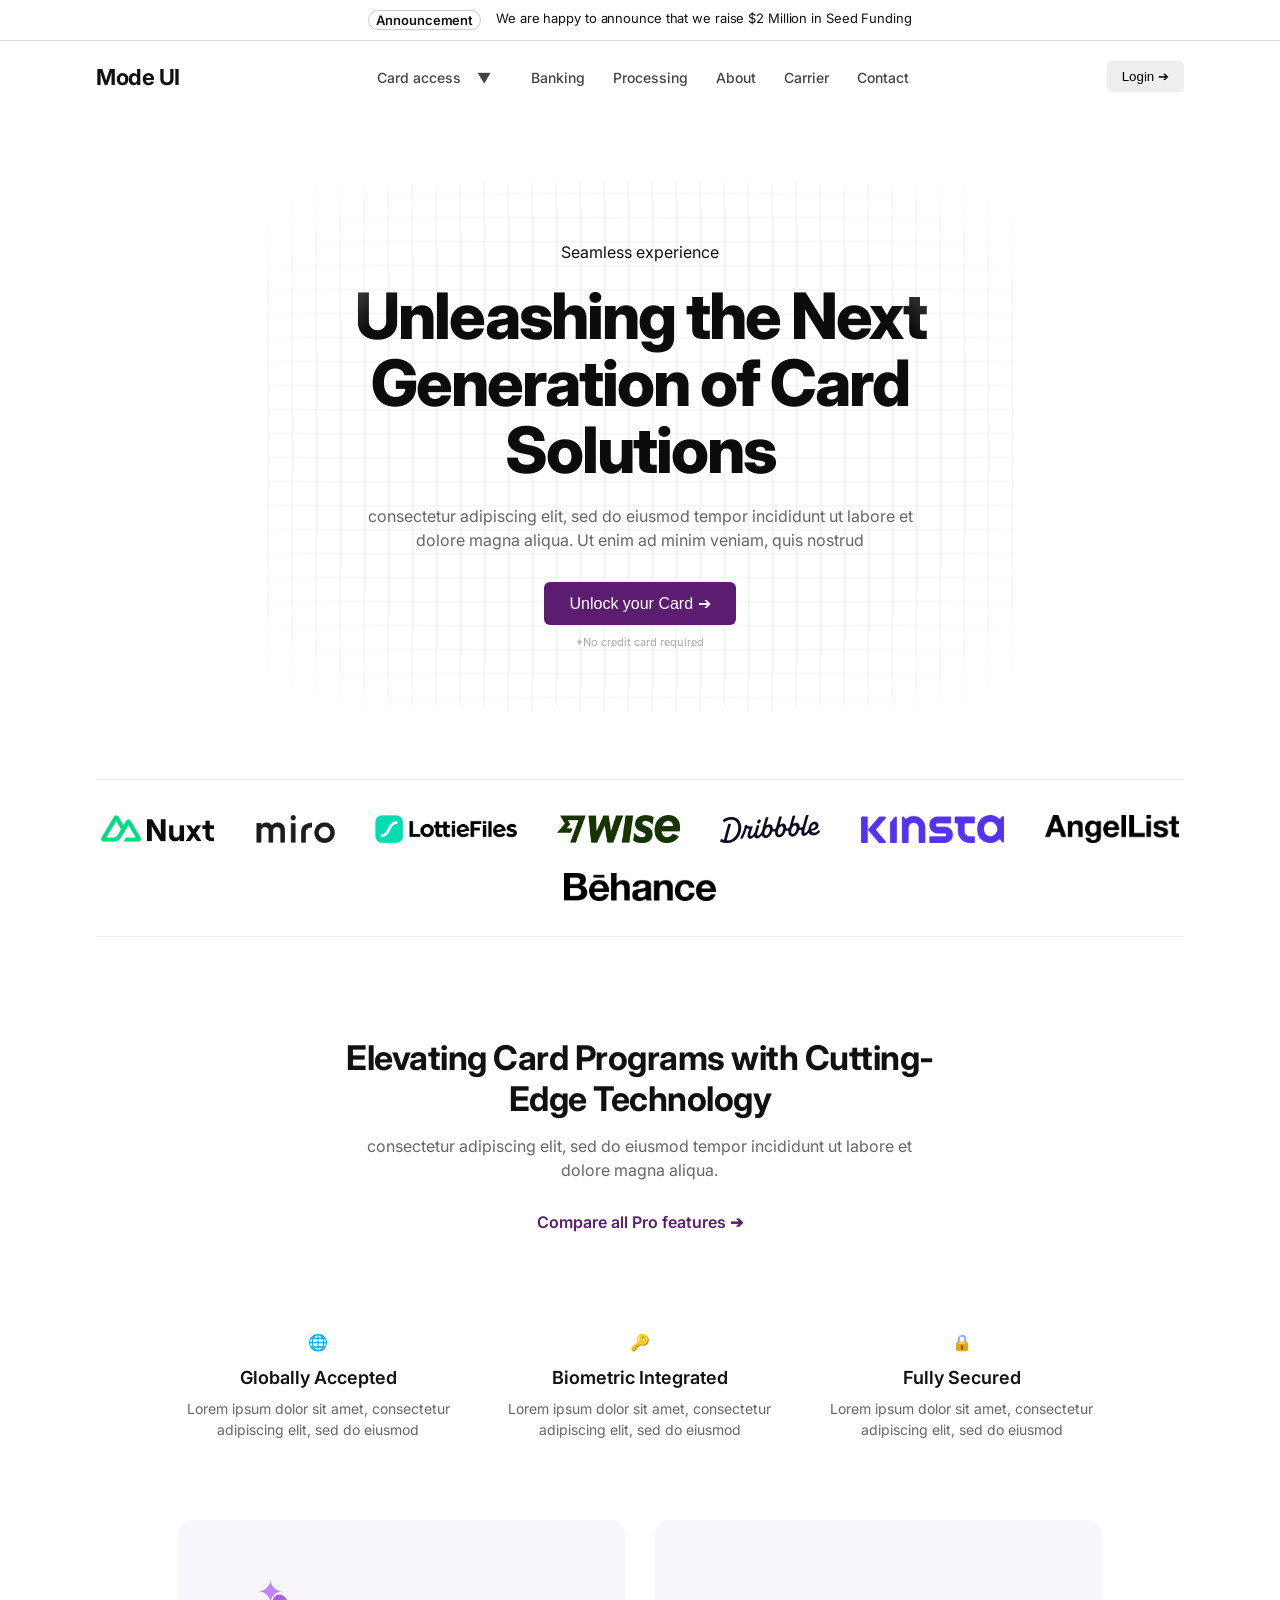
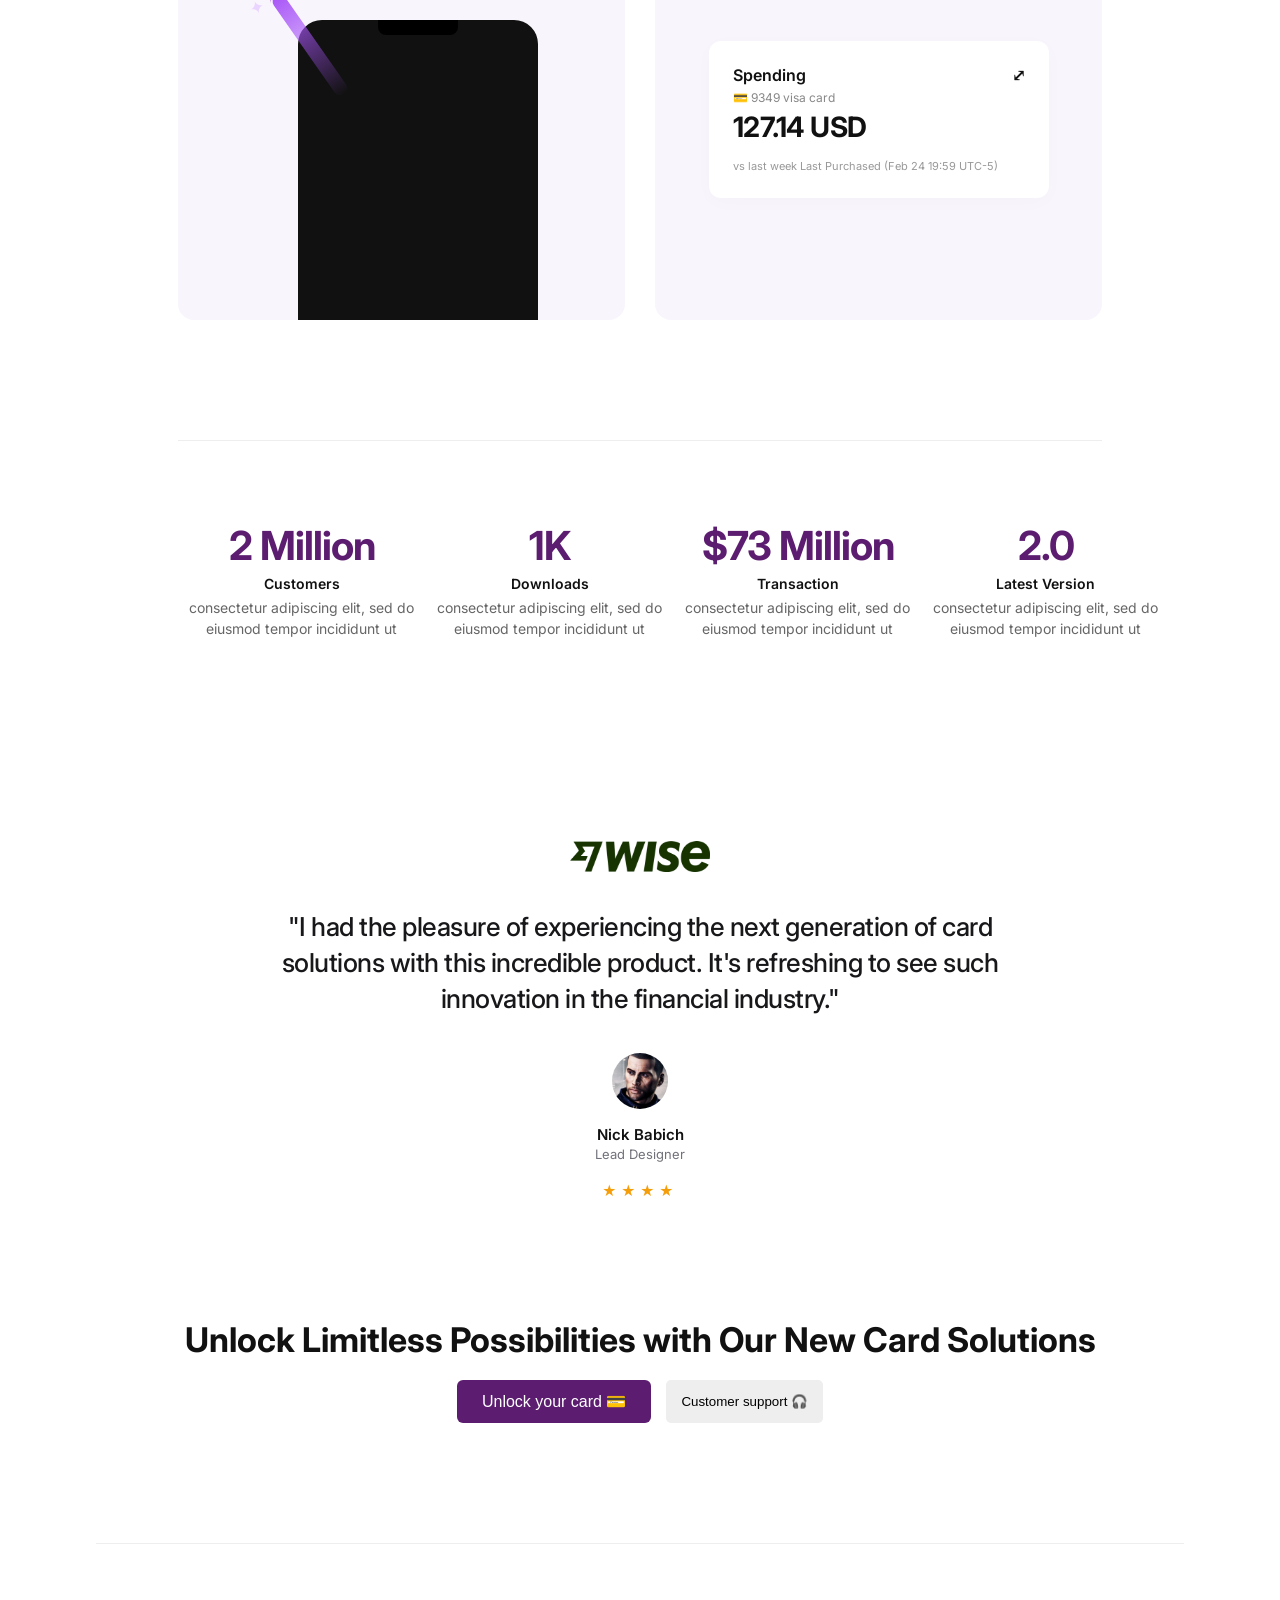
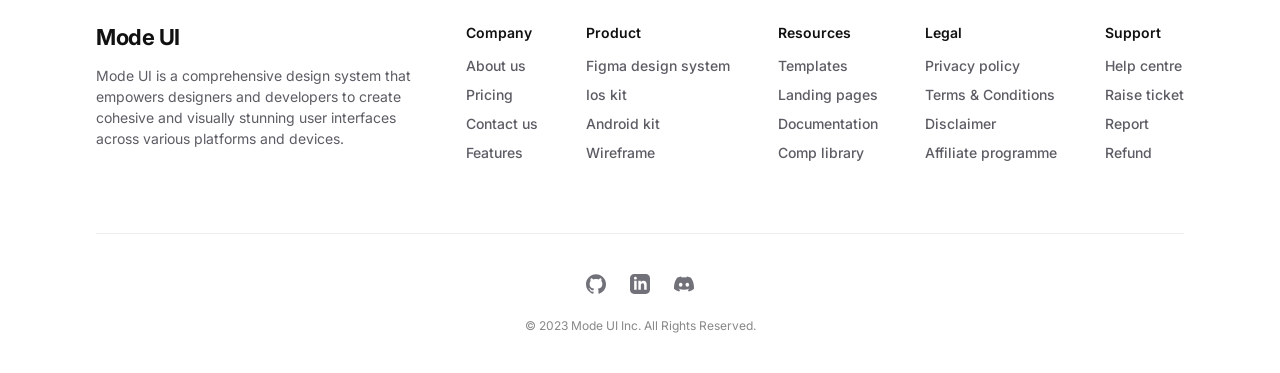
<file: landing_page_1.html>
<!doctype html>
<html lang="uk">
  <head>
    <meta charset="UTF-8" />
    <title>Landing Page Mode UI</title>
    <link rel="preconnect" href="https://fonts.googleapis.com" />
    <link rel="preconnect" href="https://fonts.gstatic.com" crossorigin />
    <link
      href="https://fonts.googleapis.com/css2?family=Inter:wght@400;500;600;700;800&display=swap"
      rel="stylesheet"
    />
    <link rel="stylesheet" href="assets/styles_1.css" />
  </head>
  <body>
    <div class="top-line">
      <span class="lbl">Announcement</span>
      <p>We are happy to announce that we raise $2 Million in Seed Funding</p>
    </div>

    <header class="header">
      <div class="logo">Mode UI</div>
      <div class="menu">
        <span>Card access <span>▼</span></span>
        <span>Banking</span>
        <span>Processing</span>
        <span>About</span>
        <span>Carrier</span>
        <span>Contact</span>
      </div>
      <button class="btn-in">Login ➔</button>
    </header>

    <div class="container">
      <section class="hero-block">
        <span class="sub-title">Seamless experience</span>
        <h1>
          Unleashing the Next <br />
          Generation of Card <br />
          Solutions
        </h1>
        <p class="desc">
          consectetur adipiscing elit, sed do eiusmod tempor incididunt ut
          labore et dolore magna aliqua. Ut enim ad minim veniam, quis nostrud
        </p>
        <button class="btn-main">Unlock your Card ➔</button>
        <p class="small-text">*No credit card required</p>
      </section>

      <section class="brands">
        <div class="brands-list">
          <img src="assets/logos/Nuxt.png" alt="Nuxt" class="brand-img" />
          <img
            src="assets/logos/Miro_Miro_Logo_1.png"
            alt="Miro"
            class="brand-img"
          />
          <img
            src="assets/logos/LottieFiles_Logo_1.png"
            alt="LottieFiles"
            class="brand-img"
          />
          <img
            src="assets/logos/Wise_Logo_1.png"
            alt="Wise"
            class="brand-img"
          />
          <img
            src="assets/logos/Dribbble_Logo_1.png"
            alt="Dribbble"
            class="brand-img"
          />
          <img
            src="assets/logos/Kinsta_idO5fEWbDw_1.png"
            alt="Kinsta"
            class="brand-img"
          />
          <img src="assets/logos/Logo.png" alt="AngelList" class="brand-img" />
          <img
            src="assets/logos/Behance_Logo_1.png"
            alt="Behance"
            class="brand-img"
          />
        </div>
      </section>

      <section class="features">
        <h2>Elevating Card Programs with Cutting-Edge Technology</h2>
        <p class="desc">
          consectetur adipiscing elit, sed do eiusmod tempor incididunt ut
          labore et dolore magna aliqua.
        </p>
        <span class="link-more">Compare all Pro features ➔</span>

        <div class="cards-3">
          <div class="item">
            <div class="img">🌐</div>
            <h3>Globally Accepted</h3>
            <p>
              Lorem ipsum dolor sit amet, consectetur adipiscing elit, sed do
              eiusmod
            </p>
          </div>
          <div class="item">
            <div class="img">🔑</div>
            <h3>Biometric Integrated</h3>
            <p>
              Lorem ipsum dolor sit amet, consectetur adipiscing elit, sed do
              eiusmod
            </p>
          </div>
          <div class="item">
            <div class="img">🔒</div>
            <h3>Fully Secured</h3>
            <p>
              Lorem ipsum dolor sit amet, consectetur adipiscing elit, sed do
              eiusmod
            </p>
          </div>
        </div>

        <div class="cards-2">
          <div class="big-card purple-bg">
            <div class="magic-stick"></div>
            <div class="phone">
              <div class="notch"></div>
            </div>
          </div>
          <div class="big-card purple-bg centered">
            <div class="widget">
              <div class="w-head">
                <span>Spending</span>
                <span>⤢</span>
              </div>
              <div class="w-num">💳 9349 visa card</div>
              <div class="w-price">127.14 <span>USD</span></div>
              <div class="w-foot">
                <span>vs last week</span>
                <span>Last Purchased (Feb 24 19:59 UTC-5)</span>
              </div>
            </div>
          </div>
        </div>
      </section>

      <section class="stats-sec">
        <div class="stat-item">
          <div class="num">2 Million</div>
          <b>Customers</b>
          <p>
            consectetur adipiscing elit, sed do eiusmod tempor incididunt ut
          </p>
        </div>
        <div class="stat-item">
          <div class="num">1K</div>
          <b>Downloads</b>
          <p>
            consectetur adipiscing elit, sed do eiusmod tempor incididunt ut
          </p>
        </div>
        <div class="stat-item">
          <div class="num">$73 Million</div>
          <b>Transaction</b>
          <p>
            consectetur adipiscing elit, sed do eiusmod tempor incididunt ut
          </p>
        </div>
        <div class="stat-item">
          <div class="num">2.0</div>
          <b>Latest Version</b>
          <p>
            consectetur adipiscing elit, sed do eiusmod tempor incididunt ut
          </p>
        </div>
      </section>

      <section class="review">
        <div class="review-logo-wrap">
          <img
            src="assets/logos/Wise_Logo_1.png"
            alt="Wise"
            class="review-logo"
          />
        </div>
        <p class="quote">
          "I had the pleasure of experiencing the next generation of card
          solutions with this incredible product. It's refreshing to see such
          innovation in the financial industry."
        </p>
        <div class="user-block">
          <img
            src="assets/review_photo/Lj7al5ralm7vii9orwbz_400x400.webp"
            alt="Nick Babich"
            class="user-avatar"
          />
          <div class="user-info">
            <b>Nick Babich</b>
            <span>Lead Designer</span>
          </div>
          <div class="rating-stars">★★★★</div>
        </div>
      </section>

      <section class="cta-block">
        <h2>Unlock Limitless Possibilities with Our New Card Solutions</h2>
        <div class="cta-btns">
          <button class="btn-main">Unlock your card 💳</button>
          <button class="btn-in">Customer support 🎧</button>
        </div>
      </section>
    </div>

    <footer class="footer">
      <div class="f-top">
        <div class="f-info">
          <div class="logo">Mode UI</div>
          <p>
            Mode UI is a comprehensive design system that empowers designers and
            developers to create cohesive and visually stunning user interfaces
            across various platforms and devices.
          </p>
        </div>

        <div class="f-links">
          <div class="f-col">
            <h4>Company</h4>
            <span>About us</span>
            <span>Pricing</span>
            <span>Contact us</span>
            <span>Features</span>
          </div>
          <div class="f-col">
            <h4>Product</h4>
            <span>Figma design system</span>
            <span>Ios kit</span>
            <span>Android kit</span>
            <span>Wireframe</span>
          </div>
          <div class="f-col">
            <h4>Resources</h4>
            <span>Templates</span>
            <span>Landing pages</span>
            <span>Documentation</span>
            <span>Comp library</span>
          </div>
          <div class="f-col">
            <h4>Legal</h4>
            <span>Privacy policy</span>
            <span>Terms & Conditions</span>
            <span>Disclaimer</span>
            <span>Affiliate programme</span>
          </div>
          <div class="f-col">
            <h4>Support</h4>
            <span>Help centre</span>
            <span>Raise ticket</span>
            <span>Report</span>
            <span>Refund</span>
          </div>
        </div>
      </div>

      <div class="f-bottom">
        <div class="f-soc">
          <a href="#">
            <svg width="20" height="20" viewBox="0 0 24 24" fill="currentColor">
              <path
                d="M12 .297c-6.63 0-12 5.373-12 12 0 5.303 3.438 9.8 8.205 11.385.6.113.82-.258.82-.577 0-.285-.01-1.04-.015-2.04-3.338.724-4.042-1.61-4.042-1.61C4.422 18.07 3.633 17.7 3.633 17.7c-1.087-.744.084-.729.084-.729 1.205.084 1.838 1.236 1.838 1.236 1.07 1.835 2.809 1.305 3.495.998.108-.776.417-1.305.76-1.605-2.665-.3-5.466-1.332-5.466-5.93 0-1.31.465-2.38 1.235-3.22-.135-.303-.54-1.523.105-3.176 0 0 1.005-.322 3.3 1.23.96-.267 1.98-.399 3-.405 1.02.006 2.04.138 3 .405 2.28-1.552 3.285-1.23 3.285-1.23.645 1.653.24 2.873.12 3.176.765.84 1.23 1.91 1.23 3.22 0 4.61-2.805 5.625-5.475 5.92.42.36.81 1.096.81 2.22 0 1.606-.015 2.896-.015 3.286 0 .315.21.69.825.57C20.565 22.092 24 17.592 24 12.297c0-6.627-5.373-12-12-12"
              />
            </svg>
          </a>
          <a href="#">
            <svg width="20" height="20" viewBox="0 0 24 24" fill="currentColor">
              <path
                d="M19 0h-14c-2.761 0-5 2.239-5 5v14c0 2.761 2.239 5 5 5h14c2.762 0 5-2.239 5-5v-14c0-2.761-2.238-5-5-5zm-11 19h-3v-11h3v11zm-1.5-12.268c-.966 0-1.75-.79-1.75-1.764s.784-1.764 1.75-1.764 1.75.79 1.75 1.764-.783 1.764-1.75 1.764zm13.5 12.268h-3v-5.604c0-3.368-4-3.113-4 0v5.604h-3v-11h3v1.765c1.396-2.586 7-2.777 7 2.476v6.759z"
              />
            </svg>
          </a>
          <a href="#">
            <svg width="20" height="20" viewBox="0 0 24 24" fill="currentColor">
              <path
                d="M20.317 4.37a19.791 19.791 0 0 0-4.885-1.515.074.074 0 0 0-.079.037c-.21.375-.444.864-.608 1.25a18.27 18.27 0 0 0-5.487 0 12.64 12.64 0 0 0-.617-1.25.077.077 0 0 0-.079-.037A19.736 19.736 0 0 0 3.677 4.37a.07.07 0 0 0-.032.027C.533 9.046-.32 13.58.099 18.057a.082.082 0 0 0 .031.057 19.9 19.9 0 0 0 5.993 3.03.078.078 0 0 0 .084-.028c.462-.63.874-1.295 1.226-1.994.021-.041.001-.09-.041-.106a13.094 13.094 0 0 1-1.873-.894.077.077 0 0 1-.008-.128c.126-.093.252-.19.372-.287a.075.075 0 0 1 .077-.011c3.92 1.793 8.18 1.793 12.061 0a.073.073 0 0 1 .078.009c.12.099.246.195.373.289a.077.077 0 0 1-.006.127 12.298 12.298 0 0 1-1.873.894.077.077 0 0 1-.041.107c.36.698.772 1.362 1.225 1.993a.076.076 0 0 0 .084.028 19.839 19.839 0 0 0 6.002-3.03a.077.077 0 0 0 .032-.054c.5-5.177-.838-9.674-3.549-13.66a.061.061 0 0 0-.031-.03zM8.02 15.33c-1.183 0-2.157-1.085-2.157-2.419 0-1.333.956-2.419 2.156-2.419 1.21 0 2.176 1.096 2.157 2.42 0 1.333-.956 2.418-2.156 2.418zm7.975 0c-1.183 0-2.157-1.085-2.157-2.419 0-1.333.955-2.419 2.156-2.419 1.21 0 2.176 1.096 2.157 2.42 0 1.333-.946 2.418-2.156 2.418z"
              />
            </svg>
          </a>
        </div>
        <p>© 2023 Mode UI Inc. All Rights Reserved.</p>
      </div>
    </footer>
  </body>
</html>
</file>
<file: assets/styles_1.css>
* {
  margin: 0;
  padding: 0;
  box-sizing: border-box;
}

body {
  background: #fff;
  color: #111;
  font-family:
    "Inter",
    -apple-system,
    BlinkMacSystemFont,
    sans-serif;
  -webkit-font-smoothing: antialiased;
}

.container {
  width: 85%;
  max-width: 1200px;
  margin: 0 auto;
}

.top-line {
  border-bottom: 1px solid #ddd;
  display: flex;
  justify-content: center;
  padding: 10px;
  font-size: 13px;
  gap: 15px;
  letter-spacing: -0.1px;
}

.lbl {
  border: 1px solid #ccc;
  padding: 1px 7px;
  border-radius: 10px;
  font-weight: 600;
}

.header {
  display: flex;
  justify-content: space-between;
  align-items: center;
  padding: 20px 0;
  width: 85%;
  max-width: 1200px;
  margin: 0 auto;
}

.logo {
  font-size: 22px;
  font-weight: 700;
  letter-spacing: -0.5px;
}

.menu span {
  color: #444;
  font-size: 14px;
  font-weight: 500;
  margin: 0 12px;
  cursor: default;
}

.btn-in {
  background: #eee;
  border: none;
  padding: 8px 15px;
  border-radius: 5px;
  font-weight: 500;
  cursor: default;
}

.hero-block {
  text-align: center;
  margin: 70px auto;
  max-width: 750px;
  padding: 60px 20px;
  background-image:
    linear-gradient(to right, #f0f0f5 1px, transparent 1px),
    linear-gradient(to bottom, #f0f0f5 1px, transparent 1px);
  background-size: 24px 24px;
  background-position: center center;
  mask-image: radial-gradient(ellipse at center, black 60%, transparent 100%);
  -webkit-mask-image: radial-gradient(
    ellipse at center,
    black 60%,
    transparent 100%
  );
}

.hero-block h1 {
  font-size: 64px;
  font-weight: 800;
  letter-spacing: -2px;
  line-height: 1.05;
  margin: 20px 0;
  color: #0c0c0d;
}

.desc {
  color: #666;
  font-size: 16px;
  line-height: 1.5;
  margin-bottom: 30px;
  max-width: 580px;
  margin-left: auto;
  margin-right: auto;
}

.btn-main {
  background: #5c1d70;
  color: #fff;
  border: none;
  padding: 12px 25px;
  border-radius: 6px;
  font-size: 16px;
  font-weight: 500;
  cursor: default;
}

.small-text {
  font-size: 11px;
  color: #aaa;
  margin-top: 10px;
}

.brands {
  border-top: 1px solid #eee;
  border-bottom: 1px solid #eee;
  padding: 35px 0;
  margin-bottom: 100px;
}

.brands-list {
  display: flex;
  justify-content: space-around;
  align-items: center;
  flex-wrap: wrap;
  gap: 30px;
  width: 100%;
}

.brand-img {
  height: 28px;
  width: auto;
  object-fit: contain;
}

.features {
  text-align: center;
  margin-bottom: 120px;
  width: 85%;
  max-width: 1200px;
  margin-left: auto;
  margin-right: auto;
}

.features h2 {
  font-size: 34px;
  font-weight: 700;
  letter-spacing: -0.5px;
  margin-bottom: 15px;
  max-width: 600px;
  margin-left: auto;
  margin-right: auto;
}

.link-more {
  color: #5c1d70;
  font-weight: 600;
  display: inline-block;
  margin-bottom: 40px;
  cursor: default;
}

.cards-3 {
  display: flex;
  justify-content: space-between;
  gap: 40px;
  margin-top: 60px;
  margin-bottom: 80px;
}

.item {
  flex: 1;
  text-align: center;
  max-width: 320px;
}

.item h3 {
  margin: 15px 0 10px 0;
  font-size: 18px;
  font-weight: 600;
}

.item p {
  font-size: 14px;
  color: #666;
  line-height: 1.5;
}

.cards-2 {
  display: flex;
  gap: 30px;
  margin-bottom: 40px;
}

.big-card {
  flex: 1;
  background: #f9f5fc;
  border-radius: 16px;
  height: 400px;
  position: relative;
  overflow: hidden;
}

.centered {
  display: flex;
  justify-content: center;
  align-items: center;
}

.phone {
  width: 240px;
  height: 340px;
  background: #111;
  border-radius: 24px 24px 0 0;
  position: absolute;
  bottom: -40px;
  left: 120px;
}

.magic-stick {
  position: absolute;
  width: 14px;
  height: 120px;
  background: linear-gradient(to top, transparent, #a855f7);
  border-radius: 7px;
  top: 65px;
  left: 125px;
  transform: rotate(-35deg);
  z-index: 20;
}

.magic-stick::before {
  content: "✦";
  position: absolute;
  color: #c084fc;
  font-size: 32px;
  top: -26px;
  left: -8px;
  transform: rotate(35deg);
}

.magic-stick::after {
  content: "✦";
  position: absolute;
  color: #e9d5ff;
  font-size: 18px;
  top: -12px;
  left: -22px;
  transform: rotate(15deg);
}

.notch {
  width: 80px;
  height: 15px;
  background: #000;
  margin: 0 auto;
  border-radius: 0 0 8px 8px;
}

.widget {
  background: #fff;
  padding: 24px;
  border-radius: 12px;
  width: 85%;
  max-width: 340px;
  text-align: left;
  box-shadow: 0 4px 20px rgba(0, 0, 0, 0.02);
}

.w-head {
  display: flex;
  justify-content: space-between;
  font-weight: 600;
}

.w-num {
  font-size: 12px;
  color: #888;
  margin: 5px 0;
}

.w-price {
  font-size: 28px;
  font-weight: 700;
  letter-spacing: -0.5px;
}

.w-foot {
  font-size: 11px;
  color: #999;
  margin-top: 15px;
  line-height: 1.3;
}

.stats-sec {
  display: flex;
  justify-content: space-between;
  padding: 80px 0;
  border-top: 1px solid #eee;
  margin-bottom: 60px;
  width: 85%;
  max-width: 1200px;
  margin-left: auto;
  margin-right: auto;
}

.stat-item {
  flex: 0 1 248px;
  text-align: center;
}

.stat-item p {
  font-size: 14px;
  color: #666;
  line-height: 1.5;
  width: 248px;
  margin: 0 auto;
}

.num {
  font-size: 40px;
  color: #5c1d70;
  font-weight: 700;
  letter-spacing: -1px;
}

.stat-item b {
  font-weight: 600;
  font-size: 14px;
  display: block;
  margin: 5px 0;
}

.review {
  text-align: center;
  margin: 120px auto;
  max-width: 800px;
}

.review-logo-wrap {
  margin-bottom: 30px;
}

.review-logo {
  height: 36px;
  max-width: 140px;
  width: auto;
  object-fit: contain;
}

.quote {
  font-size: 26px;
  font-weight: 500;
  line-height: 1.4;
  margin-bottom: 35px;
  color: #18181b;
  letter-spacing: -0.5px;
}

.user-block {
  display: flex;
  flex-direction: column;
  align-items: center;
  gap: 12px;
}

.user-avatar {
  width: 56px;
  height: 56px;
  border-radius: 50%;
  object-fit: cover;
  margin-bottom: 4px;
}

.user-info b {
  font-weight: 600;
  font-size: 15px;
  display: block;
  color: #111;
}

.user-info span {
  font-size: 13px;
  color: #71717a;
  display: block;
  margin-top: 2px;
}

.rating-stars {
  color: #f59e0b;
  font-size: 14px;
  letter-spacing: 4px;
  margin-top: 8px;
}

.cta-block {
  text-align: center;
  margin: 120px 0;
}

.cta-block h2 {
  font-size: 34px;
  font-weight: 700;
  margin-bottom: 20px;
}

.cta-btns {
  display: flex;
  justify-content: center;
  gap: 15px;
}

.footer {
  border-top: 1px solid #eee;
  padding: 80px 0 40px 0;
  width: 85%;
  max-width: 1200px;
  margin: 0 auto;
  background: #fff;
}

.f-top {
  display: flex;
  justify-content: space-between;
  align-items: flex-start;
  gap: 50px;
  margin-bottom: 60px;
}

.f-info {
  max-width: 320px;
}

.f-info p {
  font-size: 14px;
  color: #5c5c64;
  margin-top: 15px;
  line-height: 1.5;
}

.f-links {
  display: flex;
  justify-content: space-between;
  flex: 1;
  max-width: 750px;
}

.f-col h4 {
  margin-bottom: 16px;
  font-size: 14px;
  font-weight: 600;
  color: #111;
}

.f-col span {
  display: block;
  color: #5c5c64;
  font-size: 14px;
  font-weight: 500;
  margin-bottom: 12px;
  cursor: default;
}

.f-bottom {
  border-top: 1px solid #eee;
  padding-top: 40px;
  margin-top: 50px;
  display: flex;
  flex-direction: column;
  align-items: center;
  justify-content: center;
  text-align: center;
  gap: 20px;
}

.f-soc {
  display: flex;
  justify-content: center;
  align-items: center;
  gap: 24px;
  width: 100%;
}

.f-soc a {
  color: #71717a;
  cursor: default;
}

.f-bottom p {
  font-size: 12px;
  color: #888;
}
</file>
